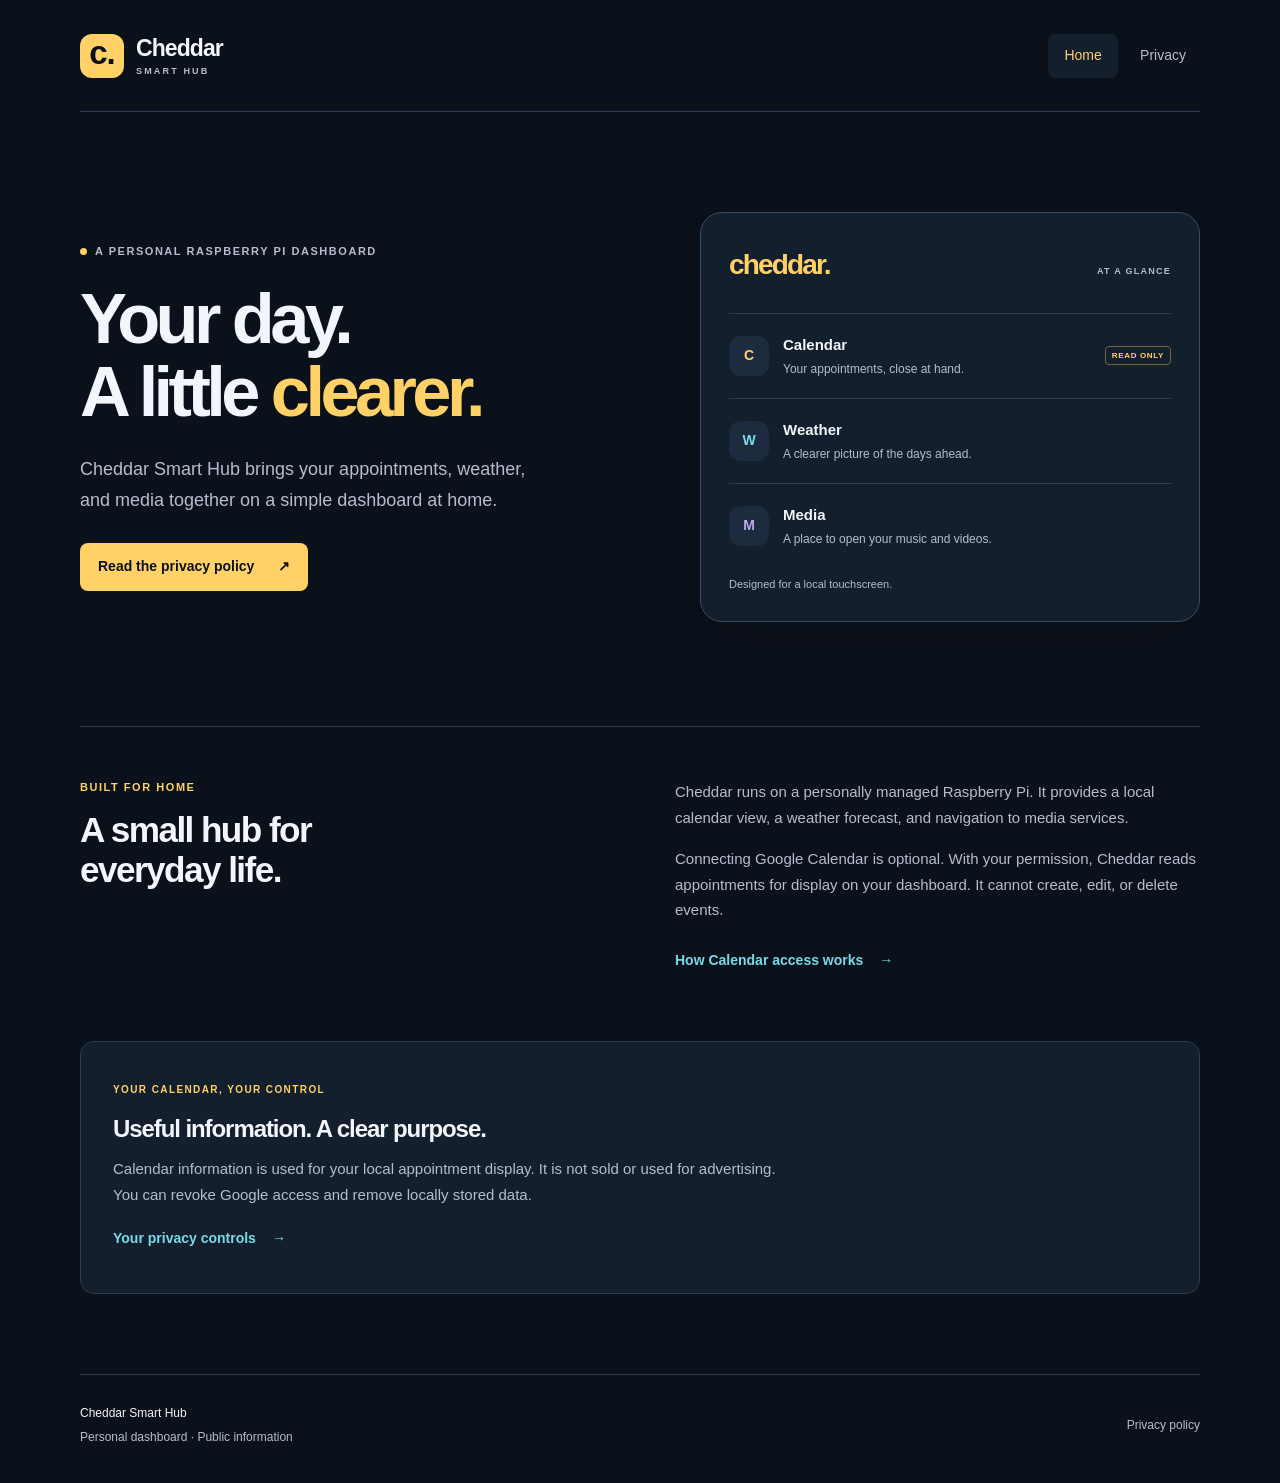
<file: index.html>
<!doctype html>
<html lang="en">
<head>
  <meta charset="utf-8">
  <meta name="viewport" content="width=device-width, initial-scale=1">
  <meta name="description" content="Cheddar Smart Hub is a personal Raspberry Pi dashboard for your calendar, weather, and everyday media.">
  <meta name="referrer" content="no-referrer">
  <title>Cheddar Smart Hub — Your day, at a glance</title>
  <link rel="canonical" href="https://corbelltony.github.io/cheddar-smart-hub/">
  <link rel="icon" href="favicon.svg" type="image/svg+xml">
  <link rel="stylesheet" href="styles.css">
</head>
<body>
  <a class="skip-link" href="#main">Skip to content</a>
  <div class="site-shell">
    <header class="site-header">
      <a class="brand" href="index.html" aria-label="Cheddar Smart Hub home"><span class="brand-mark" aria-hidden="true">c.</span><span>Cheddar<span class="brand-subtitle">SMART HUB</span></span></a>
      <nav aria-label="Main navigation"><a href="index.html" aria-current="page">Home</a><a href="privacy.html">Privacy</a></nav>
    </header>
    <main id="main">
      <section class="hero" aria-labelledby="home-title">
        <div class="hero-copy">
          <p class="eyebrow"><span class="status-dot" aria-hidden="true"></span>A personal Raspberry Pi dashboard</p>
          <h1 id="home-title">Your day.<br>A little <span>clearer.</span></h1>
          <p class="lead">Cheddar Smart Hub brings your appointments, weather, and media together on a simple dashboard at home.</p>
          <a class="button-link" href="privacy.html">Read the privacy policy <span aria-hidden="true">↗</span></a>
        </div>
        <aside class="hub-preview" aria-label="Overview of the dashboard's features">
          <div class="preview-heading"><span class="preview-wordmark">cheddar.</span><span class="preview-caption">AT A GLANCE</span></div>
          <div class="preview-row"><span class="feature-symbol calendar-symbol" aria-hidden="true">C</span><div><strong>Calendar</strong><span>Your appointments, close at hand.</span></div><span class="feature-tag">READ ONLY</span></div>
          <div class="preview-row"><span class="feature-symbol weather-symbol" aria-hidden="true">W</span><div><strong>Weather</strong><span>A clearer picture of the days ahead.</span></div></div>
          <div class="preview-row"><span class="feature-symbol media-symbol" aria-hidden="true">M</span><div><strong>Media</strong><span>A place to open your music and videos.</span></div></div>
          <p class="preview-note">Designed for a local touchscreen.</p>
        </aside>
      </section>
      <section class="home-details" aria-labelledby="local-title">
        <div><p class="eyebrow">Built for home</p><h2 id="local-title">A small hub for everyday life.</h2></div>
        <div class="home-detail-copy"><p>Cheddar runs on a personally managed Raspberry Pi. It provides a local calendar view, a weather forecast, and navigation to media services.</p><p>Connecting Google Calendar is optional. With your permission, Cheddar reads appointments for display on your dashboard. It cannot create, edit, or delete events.</p><a class="text-link" href="privacy.html#google-calendar">How Calendar access works <span aria-hidden="true">→</span></a></div>
      </section>
      <section class="privacy-note" aria-labelledby="privacy-title"><span class="privacy-note-label">YOUR CALENDAR, YOUR CONTROL</span><div><h2 id="privacy-title">Useful information. A clear purpose.</h2><p>Calendar information is used for your local appointment display. It is not sold or used for advertising. You can revoke Google access and remove locally stored data.</p></div><a class="text-link" href="privacy.html#your-controls">Your privacy controls <span aria-hidden="true">→</span></a></section>
    </main>
    <footer class="site-footer"><p>Cheddar Smart Hub <span>Personal dashboard · Public information</span></p><a href="privacy.html">Privacy policy</a></footer>
  </div>
</body>
</html>
</file>
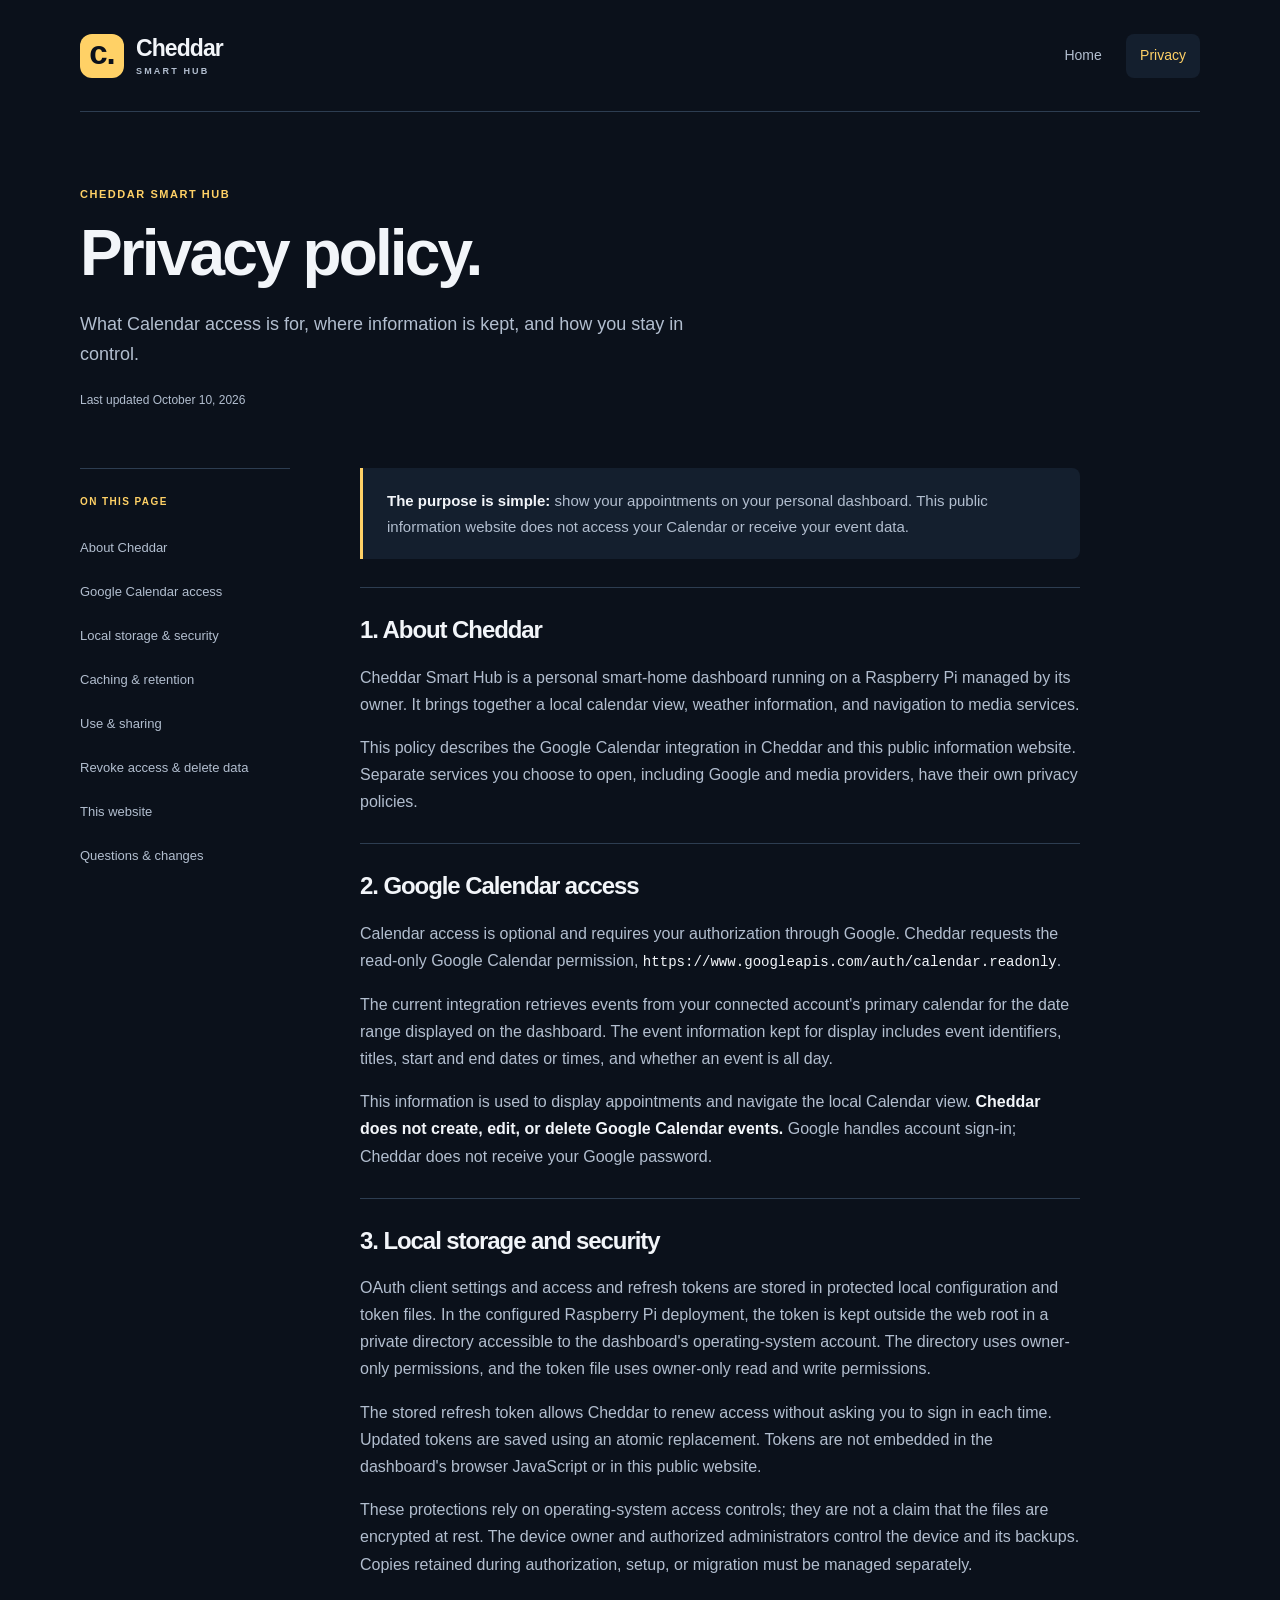
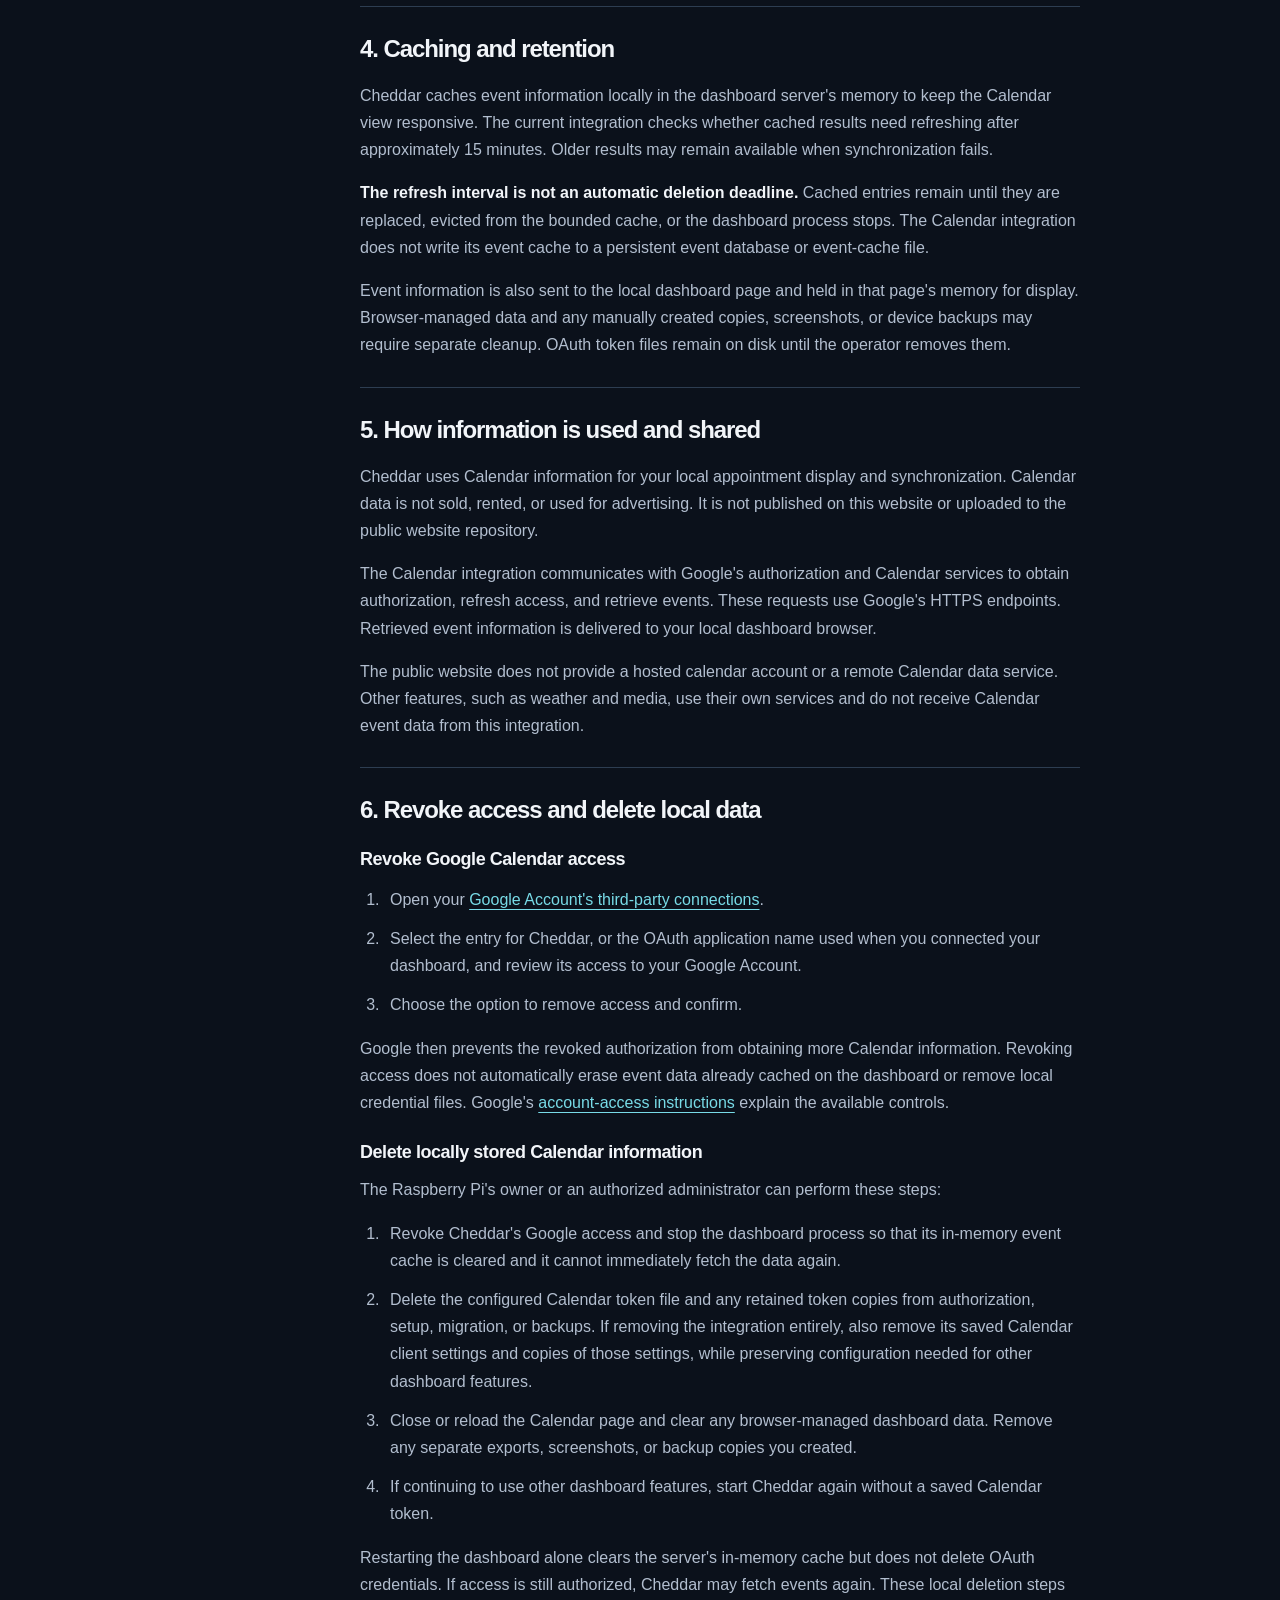
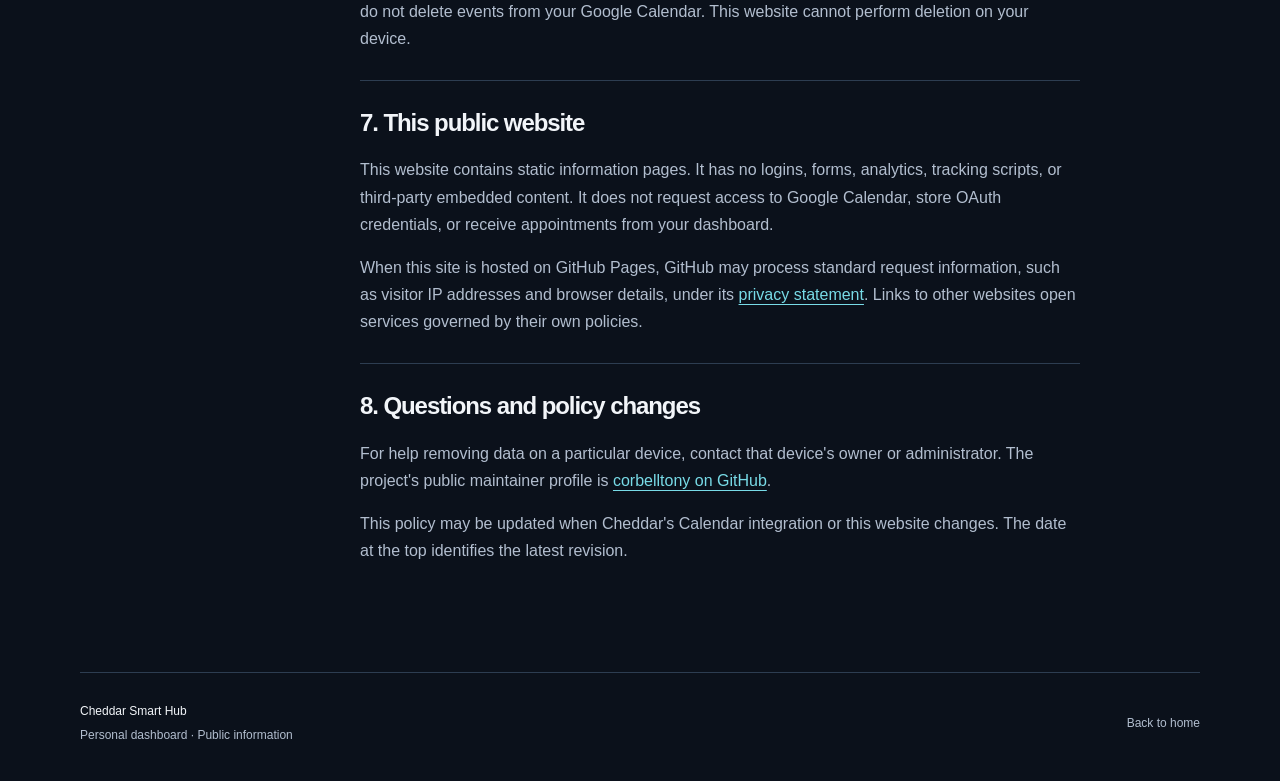
<file: privacy.html>
<!doctype html>
<html lang="en">
<head>
  <meta charset="utf-8">
  <meta name="viewport" content="width=device-width, initial-scale=1">
  <meta name="description" content="How Cheddar Smart Hub uses read-only Google Calendar access, protects local credentials, caches appointments, and lets you revoke access or delete local data.">
  <meta name="referrer" content="no-referrer">
  <title>Privacy Policy — Cheddar Smart Hub</title>
  <link rel="canonical" href="https://corbelltony.github.io/cheddar-smart-hub/privacy.html">
  <link rel="icon" href="favicon.svg" type="image/svg+xml">
  <link rel="stylesheet" href="styles.css">
</head>
<body>
  <a class="skip-link" href="#main">Skip to content</a>
  <div class="site-shell">
    <header class="site-header">
      <a class="brand" href="index.html" aria-label="Cheddar Smart Hub home"><span class="brand-mark" aria-hidden="true">c.</span><span>Cheddar<span class="brand-subtitle">SMART HUB</span></span></a>
      <nav aria-label="Main navigation"><a href="index.html">Home</a><a href="privacy.html" aria-current="page">Privacy</a></nav>
    </header>
    <main id="main">
      <header class="policy-header"><p class="eyebrow">Cheddar Smart Hub</p><h1>Privacy policy.</h1><p class="lead">What Calendar access is for, where information is kept, and how you stay in control.</p><p class="policy-date">Last updated <time datetime="2026-10-10">October 10, 2026</time></p></header>
      <div class="policy-layout">
        <nav class="policy-contents" aria-label="Privacy policy contents"><p>On this page</p><a href="#about">About Cheddar</a><a href="#google-calendar">Google Calendar access</a><a href="#storage">Local storage &amp; security</a><a href="#cache">Caching &amp; retention</a><a href="#sharing">Use &amp; sharing</a><a href="#your-controls">Revoke access &amp; delete data</a><a href="#website">This website</a><a href="#contact">Questions &amp; changes</a></nav>
        <article class="policy-body" aria-label="Cheddar Smart Hub privacy policy">
          <div class="policy-callout"><strong>The purpose is simple:</strong> show your appointments on your personal dashboard. This public information website does not access your Calendar or receive your event data.</div>
          <section id="about"><h2>1. About Cheddar</h2><p>Cheddar Smart Hub is a personal smart-home dashboard running on a Raspberry Pi managed by its owner. It brings together a local calendar view, weather information, and navigation to media services.</p><p>This policy describes the Google Calendar integration in Cheddar and this public information website. Separate services you choose to open, including Google and media providers, have their own privacy policies.</p></section>
          <section id="google-calendar"><h2>2. Google Calendar access</h2><p>Calendar access is optional and requires your authorization through Google. Cheddar requests the read-only Google Calendar permission, <code>https://www.googleapis.com/auth/calendar.readonly</code>.</p><p>The current integration retrieves events from your connected account's primary calendar for the date range displayed on the dashboard. The event information kept for display includes event identifiers, titles, start and end dates or times, and whether an event is all day.</p><p>This information is used to display appointments and navigate the local Calendar view. <strong>Cheddar does not create, edit, or delete Google Calendar events.</strong> Google handles account sign-in; Cheddar does not receive your Google password.</p></section>
          <section id="storage"><h2>3. Local storage and security</h2><p>OAuth client settings and access and refresh tokens are stored in protected local configuration and token files. In the configured Raspberry Pi deployment, the token is kept outside the web root in a private directory accessible to the dashboard's operating-system account. The directory uses owner-only permissions, and the token file uses owner-only read and write permissions.</p><p>The stored refresh token allows Cheddar to renew access without asking you to sign in each time. Updated tokens are saved using an atomic replacement. Tokens are not embedded in the dashboard's browser JavaScript or in this public website.</p><p>These protections rely on operating-system access controls; they are not a claim that the files are encrypted at rest. The device owner and authorized administrators control the device and its backups. Copies retained during authorization, setup, or migration must be managed separately.</p></section>
          <section id="cache"><h2>4. Caching and retention</h2><p>Cheddar caches event information locally in the dashboard server's memory to keep the Calendar view responsive. The current integration checks whether cached results need refreshing after approximately 15 minutes. Older results may remain available when synchronization fails.</p><p><strong>The refresh interval is not an automatic deletion deadline.</strong> Cached entries remain until they are replaced, evicted from the bounded cache, or the dashboard process stops. The Calendar integration does not write its event cache to a persistent event database or event-cache file.</p><p>Event information is also sent to the local dashboard page and held in that page's memory for display. Browser-managed data and any manually created copies, screenshots, or device backups may require separate cleanup. OAuth token files remain on disk until the operator removes them.</p></section>
          <section id="sharing"><h2>5. How information is used and shared</h2><p>Cheddar uses Calendar information for your local appointment display and synchronization. Calendar data is not sold, rented, or used for advertising. It is not published on this website or uploaded to the public website repository.</p><p>The Calendar integration communicates with Google's authorization and Calendar services to obtain authorization, refresh access, and retrieve events. These requests use Google's HTTPS endpoints. Retrieved event information is delivered to your local dashboard browser.</p><p>The public website does not provide a hosted calendar account or a remote Calendar data service. Other features, such as weather and media, use their own services and do not receive Calendar event data from this integration.</p></section>
          <section id="your-controls"><h2>6. Revoke access and delete local data</h2><h3>Revoke Google Calendar access</h3><ol><li>Open your <a href="https://myaccount.google.com/connections">Google Account's third-party connections</a>.</li><li>Select the entry for Cheddar, or the OAuth application name used when you connected your dashboard, and review its access to your Google Account.</li><li>Choose the option to remove access and confirm.</li></ol><p>Google then prevents the revoked authorization from obtaining more Calendar information. Revoking access does not automatically erase event data already cached on the dashboard or remove local credential files. Google's <a href="https://support.google.com/accounts/answer/13533235">account-access instructions</a> explain the available controls.</p><h3>Delete locally stored Calendar information</h3><p>The Raspberry Pi's owner or an authorized administrator can perform these steps:</p><ol><li>Revoke Cheddar's Google access and stop the dashboard process so that its in-memory event cache is cleared and it cannot immediately fetch the data again.</li><li>Delete the configured Calendar token file and any retained token copies from authorization, setup, migration, or backups. If removing the integration entirely, also remove its saved Calendar client settings and copies of those settings, while preserving configuration needed for other dashboard features.</li><li>Close or reload the Calendar page and clear any browser-managed dashboard data. Remove any separate exports, screenshots, or backup copies you created.</li><li>If continuing to use other dashboard features, start Cheddar again without a saved Calendar token.</li></ol><p>Restarting the dashboard alone clears the server's in-memory cache but does not delete OAuth credentials. If access is still authorized, Cheddar may fetch events again. These local deletion steps do not delete events from your Google Calendar. This website cannot perform deletion on your device.</p></section>
          <section id="website"><h2>7. This public website</h2><p>This website contains static information pages. It has no logins, forms, analytics, tracking scripts, or third-party embedded content. It does not request access to Google Calendar, store OAuth credentials, or receive appointments from your dashboard.</p><p>When this site is hosted on GitHub Pages, GitHub may process standard request information, such as visitor IP addresses and browser details, under its <a href="https://docs.github.com/en/site-policy/privacy-policies/github-general-privacy-statement">privacy statement</a>. Links to other websites open services governed by their own policies.</p></section>
          <section id="contact"><h2>8. Questions and policy changes</h2><p>For help removing data on a particular device, contact that device's owner or administrator. The project's public maintainer profile is <a href="https://github.com/corbelltony">corbelltony on GitHub</a>.</p><p>This policy may be updated when Cheddar's Calendar integration or this website changes. The date at the top identifies the latest revision.</p></section>
        </article>
      </div>
    </main>
    <footer class="site-footer"><p>Cheddar Smart Hub <span>Personal dashboard · Public information</span></p><a href="index.html">Back to home</a></footer>
  </div>
</body>
</html>
</file>
<file: styles.css>
:root {
  color-scheme: dark;
  --background: #0b111b;
  --panel: #141f2e;
  --raised: #1c2b3d;
  --line: #2d3d51;
  --text: #f2f5f9;
  --muted: #b2becf;
  --gold: #ffd166;
  --cyan: #78dbe7;
  --font: ui-sans-serif, -apple-system, BlinkMacSystemFont, "Segoe UI", sans-serif;
}
* { box-sizing: border-box; }
html { scroll-padding-top: 2rem; }
body { margin: 0; background: var(--background); color: var(--text); font-family: var(--font); font-size: 16px; line-height: 1.7; }
a { color: var(--cyan); text-underline-offset: .24em; }
a:hover { color: var(--gold); }
a:focus-visible { outline: 3px solid var(--gold); outline-offset: 5px; border-radius: 3px; }
p { margin: 0 0 1rem; }
h1, h2, h3 { margin: 0; font-weight: 650; line-height: 1.13; letter-spacing: -.045em; }
h2 { font-size: clamp(1.65rem, 3vw, 2.2rem); }
::selection { color: var(--background); background: var(--gold); }
.site-shell { width: min(1120px, calc(100% - 80px)); margin: 0 auto; }
.skip-link { position: absolute; left: 1rem; top: -100px; z-index: 10; padding: .6rem 1rem; background: var(--gold); color: var(--background); }
.skip-link:focus { top: 1rem; color: var(--background); }
.site-header { min-height: 112px; display: flex; align-items: center; justify-content: space-between; gap: 2rem; border-bottom: 1px solid var(--line); }
.brand { display: inline-flex; align-items: center; gap: 12px; color: var(--text); text-decoration: none; font-size: 23px; font-weight: 700; line-height: 1.15; letter-spacing: -.04em; }
.brand:hover { color: var(--text); }
.brand-mark { display: grid; place-items: center; width: 44px; height: 44px; border-radius: 12px; background: var(--gold); color: var(--background); font-size: 33px; font-weight: 750; padding-bottom: 6px; }
.brand-subtitle { display: block; margin-top: 5px; color: var(--muted); font-size: 9px; font-weight: 600; letter-spacing: .24em; }
.site-header nav { display: flex; gap: 8px; }
.site-header nav a { display: grid; place-items: center; min-width: 70px; min-height: 44px; padding: 8px 14px; border-radius: 8px; color: var(--muted); text-decoration: none; font-size: 14px; }
.site-header nav a:hover { color: var(--text); background: var(--panel); }
.site-header nav a[aria-current="page"] { color: var(--gold); background: var(--panel); }
.hero { display: grid; grid-template-columns: 1.1fr 1fr; align-items: center; gap: 70px; padding: 100px 0 104px; }
.eyebrow { margin-bottom: 22px; color: var(--muted); font-size: 11px; font-weight: 650; line-height: 1.5; letter-spacing: .14em; text-transform: uppercase; }
.status-dot { display: inline-block; width: 7px; height: 7px; margin-right: 8px; border-radius: 50%; background: var(--gold); }
.hero h1 { font-size: clamp(3rem, 5.5vw, 4.9rem); line-height: 1.04; letter-spacing: -.065em; }
.hero h1 span { color: var(--gold); }
.lead { max-width: 450px; margin-top: 26px; color: var(--muted); font-size: 18px; line-height: 1.7; }
.button-link { display: inline-flex; align-items: center; justify-content: space-between; gap: 24px; min-height: 48px; margin-top: 12px; padding: 12px 18px; border-radius: 8px; background: var(--gold); color: var(--background); font-size: 14px; font-weight: 650; text-decoration: none; }
.button-link:hover { background: #ffe2a0; color: var(--background); }
.hub-preview { padding: 28px; border: 1px solid #394c63; border-radius: 22px; background: var(--panel); box-shadow: 0 20px 60px #00000024; }
.preview-heading { display: flex; align-items: baseline; justify-content: space-between; gap: 12px; margin-bottom: 24px; }
.preview-wordmark { color: var(--gold); font-size: 28px; font-weight: 700; letter-spacing: -.065em; }
.preview-caption { color: var(--muted); font-size: 9px; font-weight: 600; letter-spacing: .14em; }
.preview-row { display: flex; align-items: center; gap: 14px; padding: 20px 0; border-top: 1px solid var(--line); }
.feature-symbol { display: grid; place-items: center; flex: 0 0 40px; height: 40px; border-radius: 12px; background: var(--raised); font-size: 14px; font-weight: 650; }
.calendar-symbol { color: var(--gold); }
.weather-symbol { color: var(--cyan); }
.media-symbol { color: #bba9ed; }
.preview-row strong { display: block; font-size: 15px; line-height: 1.4; }
.preview-row div > span { display: block; margin-top: 5px; color: var(--muted); font-size: 12px; line-height: 1.5; }
.feature-tag { margin-left: auto; padding: 3px 6px; border: 1px solid #776135; border-radius: 4px; color: var(--gold); font-size: 8px; font-weight: 650; line-height: 1.4; letter-spacing: .08em; white-space: nowrap; }
.preview-note { margin: 7px 0 0; color: var(--muted); font-size: 11px; }
.home-details { display: grid; grid-template-columns: 1fr 1fr; gap: 70px; padding: 52px 0 58px; border-top: 1px solid var(--line); }
.home-details .eyebrow { margin-bottom: 14px; color: var(--gold); }
.home-details h2 { max-width: 340px; }
.home-detail-copy { color: var(--muted); font-size: 15px; }
.text-link { display: inline-flex; align-items: center; gap: 16px; min-height: 44px; font-size: 14px; font-weight: 600; text-decoration: none; }
.text-link:hover { text-decoration: underline; }
.privacy-note { padding: 32px; border: 1px solid var(--line); border-radius: 14px; background: var(--panel); }
.privacy-note-label { color: var(--gold); font-size: 10px; font-weight: 600; letter-spacing: .14em; }
.privacy-note h2 { margin: 14px 0; font-size: 24px; }
.privacy-note p { max-width: 690px; margin-bottom: 10px; color: var(--muted); font-size: 15px; }
.site-footer { display: flex; justify-content: space-between; align-items: center; gap: 24px; margin-top: 80px; padding: 28px 0 36px; border-top: 1px solid var(--line); font-size: 12px; }
.site-footer p { margin: 0; }
.site-footer p span { display: block; margin-top: 3px; color: var(--muted); }
.site-footer > a { display: grid; align-items: center; min-height: 44px; color: var(--muted); text-decoration: none; }
.site-footer > a:hover { color: var(--gold); }
.policy-header { max-width: 760px; padding: 74px 0 42px; }
.policy-header .eyebrow { color: var(--gold); margin-bottom: 14px; }
.policy-header h1 { font-size: clamp(2.7rem, 5vw, 4rem); }
.policy-header .lead { max-width: 660px; margin: 20px 0; }
.policy-date { color: var(--muted); font-size: 12px; }
.policy-layout { display: grid; grid-template-columns: 210px minmax(0, 1fr); gap: 70px; align-items: start; }
.policy-contents { position: sticky; top: 30px; padding-top: 24px; border-top: 1px solid var(--line); }
.policy-contents p { color: var(--gold); font-size: 10px; font-weight: 650; letter-spacing: .14em; text-transform: uppercase; }
.policy-contents a { display: flex; align-items: center; min-height: 44px; padding: 8px 0; color: var(--muted); font-size: 13px; line-height: 1.4; text-decoration: none; }
.policy-contents a:hover { color: var(--gold); }
.policy-body { max-width: 720px; color: var(--muted); }
.policy-body section { padding: 28px 0; border-top: 1px solid var(--line); }
.policy-body h2 { margin-bottom: 20px; color: var(--text); font-size: 24px; }
.policy-body h3 { margin: 26px 0 14px; color: var(--text); font-size: 18px; letter-spacing: -.025em; }
.policy-body p:last-child { margin-bottom: 0; }
.policy-body ol, .policy-body ul { padding-left: 24px; }
.policy-body li { padding-left: 6px; margin-bottom: 12px; }
.policy-body strong { color: var(--text); font-weight: 600; }
.policy-body code { overflow-wrap: anywhere; font-size: .88em; color: var(--text); }
.policy-callout { padding: 20px 24px; margin: 0 0 28px; border-left: 3px solid var(--gold); border-radius: 0 8px 8px 0; background: var(--panel); font-size: 15px; }
@media (max-width: 960px) {
  .site-shell { width: min(1120px, calc(100% - 48px)); }
  .hero { gap: 36px; padding: 76px 0; }
  .hub-preview { padding: 22px; }
  .feature-tag { display: none; }
  .home-details, .policy-layout { gap: 36px; }
  .policy-layout { grid-template-columns: 180px minmax(0, 1fr); }
}
@media (max-width: 700px) {
  .site-shell { width: calc(100% - 40px); }
  .site-header { min-height: 92px; gap: 16px; }
  .brand { font-size: 20px; gap: 9px; }
  .brand-mark { width: 38px; height: 38px; font-size: 29px; }
  .site-header nav { gap: 0; }
  .site-header nav a { min-width: 58px; padding: 8px 10px; font-size: 13px; }
  .hero { grid-template-columns: 1fr; gap: 42px; padding: 56px 0; }
  .hero h1 { font-size: clamp(3.15rem, 11vw, 4.4rem); }
  .lead { font-size: 17px; }
  .hub-preview { max-width: 520px; width: 100%; }
  .feature-tag { display: inline-block; }
  .home-details { grid-template-columns: 1fr; gap: 24px; padding: 38px 0; }
  .privacy-note { padding: 24px; }
  .site-footer { margin-top: 56px; }
  .policy-header { padding: 48px 0 28px; }
  .policy-layout { grid-template-columns: 1fr; gap: 28px; }
  .policy-contents { position: static; display: flex; flex-wrap: wrap; gap: 0 20px; padding-top: 18px; }
  .policy-contents p { width: 100%; margin-bottom: 6px; }
  .policy-contents a { font-size: 12px; }
  .policy-body h2 { font-size: 23px; }
}
@media (max-width: 370px) {
  .site-shell { width: calc(100% - 32px); }
  .brand { font-size: 18px; }
  .brand-mark { width: 32px; height: 34px; font-size: 26px; }
  .brand-subtitle { font-size: 8px; }
  .site-header nav a { min-width: 52px; padding: 8px; }
  .eyebrow { font-size: 10px; }
  .hub-preview { padding: 18px; }
  .preview-row { gap: 10px; }
  .feature-tag { display: none; }
  .site-footer { align-items: flex-start; gap: 16px; }
}
</file>
